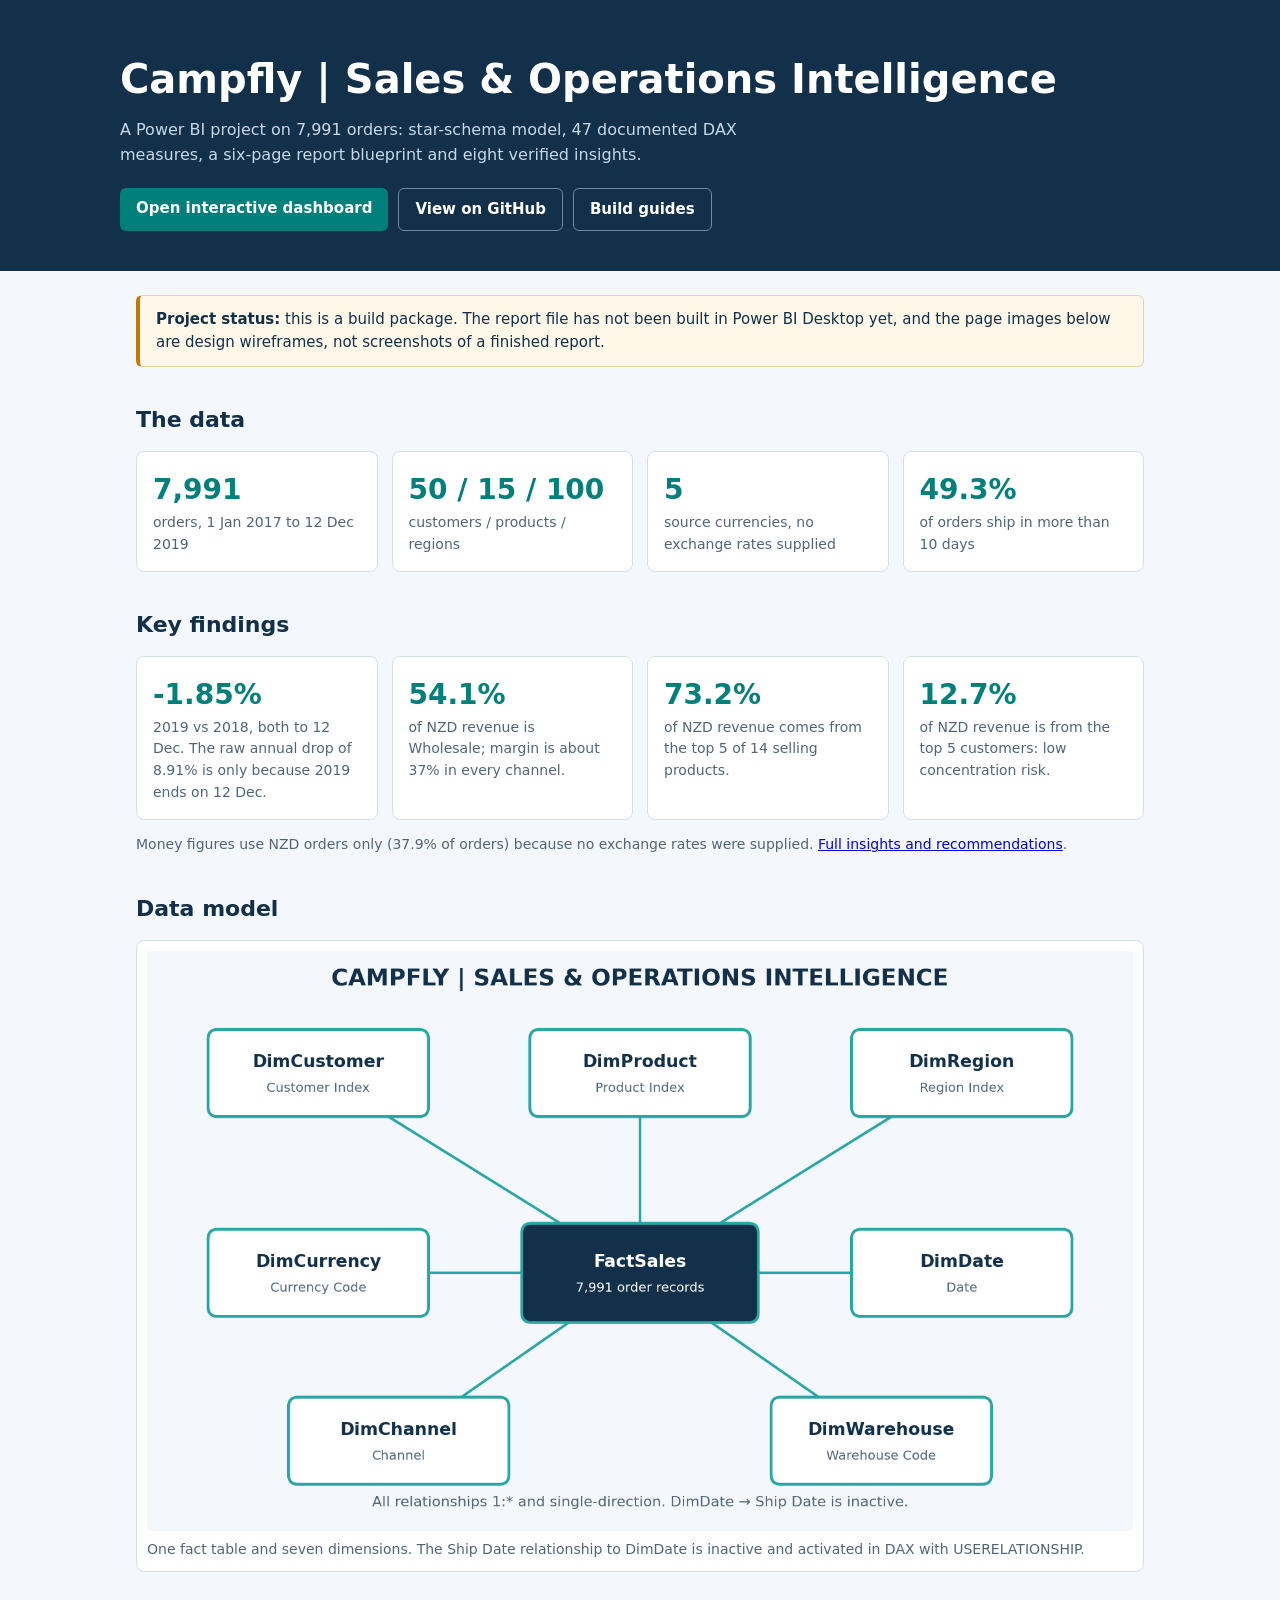
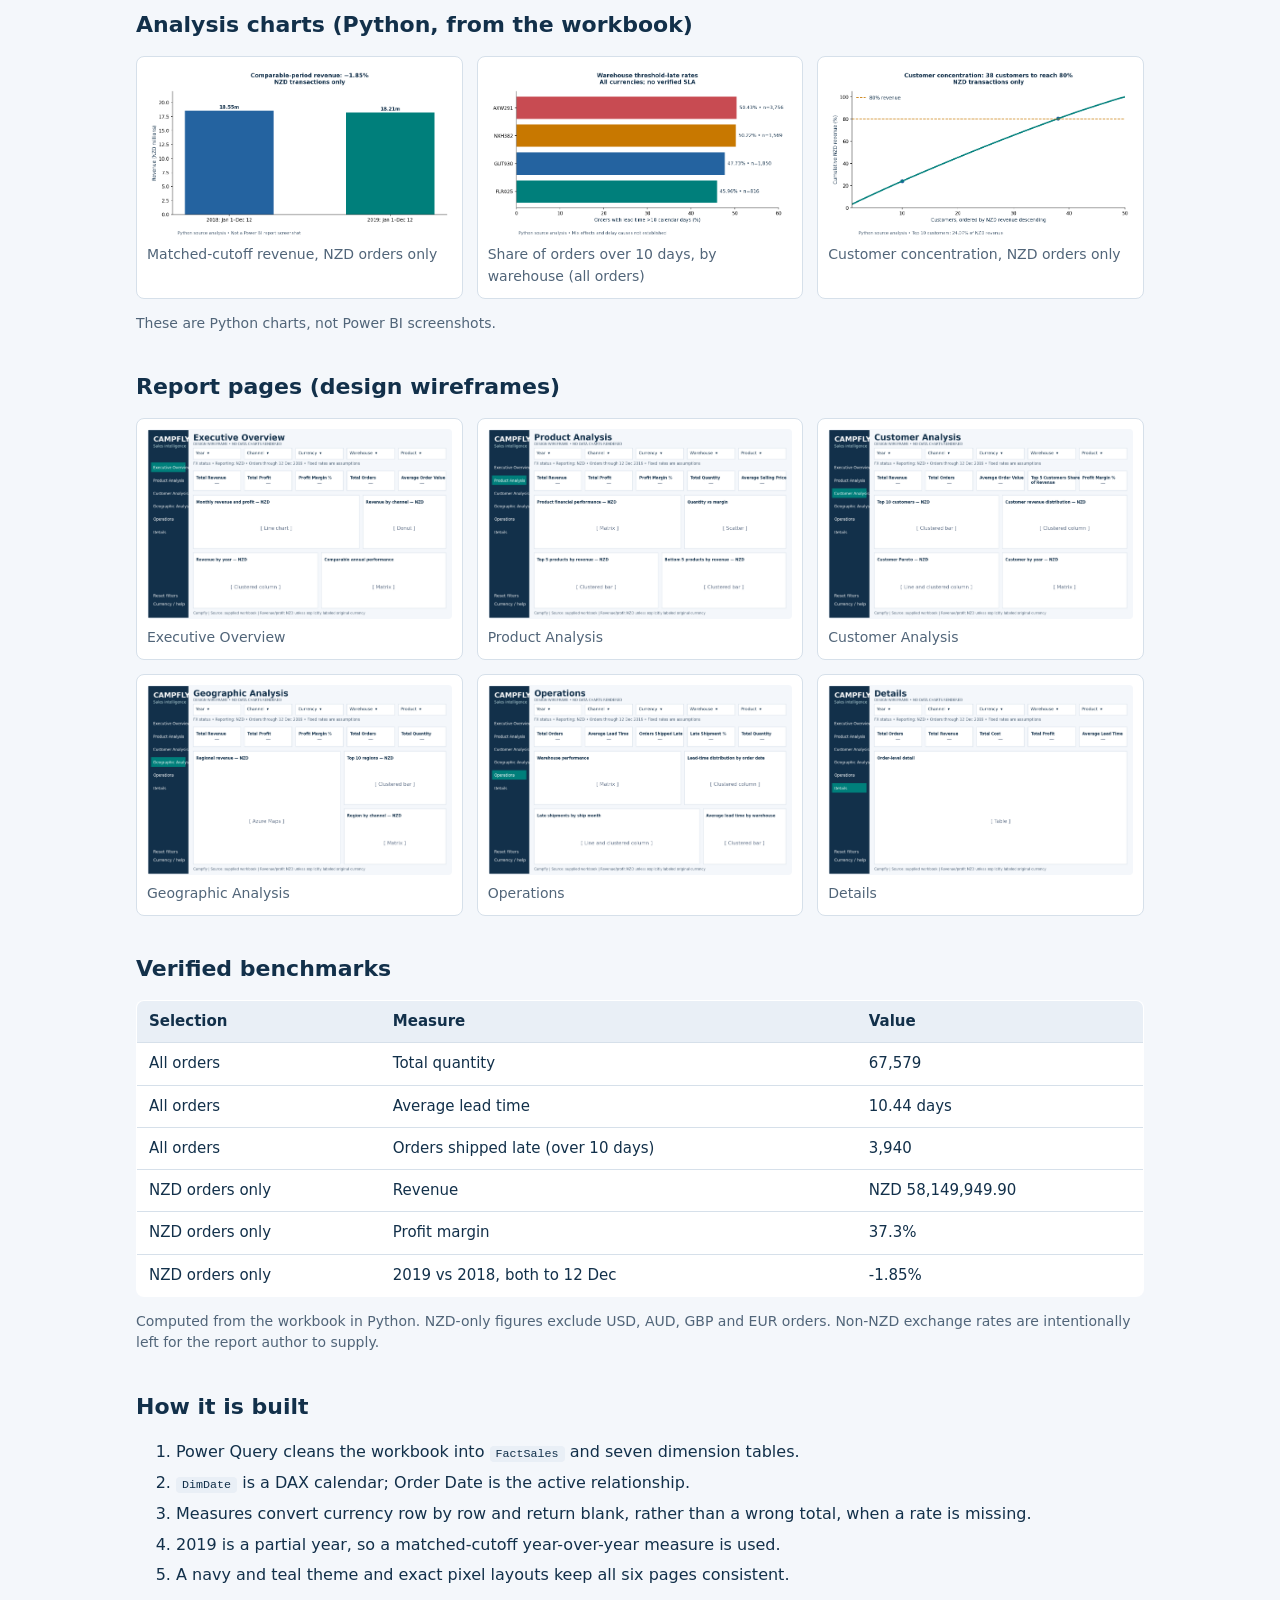
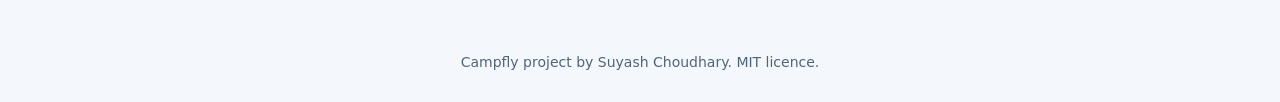
<file: docs/index.html>
<!doctype html>
<html lang="en">
<head>
<meta charset="utf-8">
<meta name="viewport" content="width=device-width, initial-scale=1">
<title>Campfly Sales Intelligence</title>
<meta name="description" content="Power BI sales and operations analytics project: data model, DAX measures and report blueprint.">
<style>
:root{--navy:#12304a;--teal:#007f7b;--bg:#f4f7fb;--card:#fff;--line:#d6e0ea;--muted:#516579;--amber:#c87800}
*{box-sizing:border-box}
body{margin:0;font-family:"Segoe UI",system-ui,-apple-system,sans-serif;background:var(--bg);color:var(--navy);line-height:1.55}
header{background:var(--navy);color:#fff;padding:48px 16px 40px}
.wrap{max-width:1040px;margin:0 auto;padding:0 16px}
header .wrap{padding:0}
h1{margin:0 0 8px;font-size:clamp(26px,5vw,40px)}
header p{margin:0;color:#c9d8e6;max-width:640px}
.links{margin-top:20px;display:flex;gap:10px;flex-wrap:wrap}
.btn{display:inline-block;padding:9px 16px;border-radius:6px;background:var(--teal);color:#fff;text-decoration:none;font-weight:600;font-size:15px}
.btn.alt{background:transparent;border:1px solid #6f8aa3}
.notice{background:#fff7e8;border:1px solid #ecd2a0;border-left:4px solid var(--amber);padding:12px 16px;border-radius:6px;margin:24px 0;font-size:15px}
section{margin:36px 0}
h2{font-size:22px;margin:0 0 14px}
.grid{display:grid;gap:14px;grid-template-columns:repeat(auto-fit,minmax(190px,1fr))}
.card{background:var(--card);border:1px solid var(--line);border-radius:8px;padding:16px}
.stat{font-size:28px;font-weight:700;color:var(--teal)}
.label{color:var(--muted);font-size:14px}
figure{margin:0;background:var(--card);border:1px solid var(--line);border-radius:8px;padding:10px}
figure img{width:100%;height:auto;display:block;border-radius:4px}
figcaption{font-size:14px;color:var(--muted);margin-top:8px}
.shots{display:grid;gap:14px;grid-template-columns:repeat(auto-fit,minmax(300px,1fr))}
table{border-collapse:collapse;width:100%;background:var(--card);border:1px solid var(--line);border-radius:8px;overflow:hidden;font-size:15px}
th,td{text-align:left;padding:9px 12px;border-bottom:1px solid var(--line)}
th{background:#e9eff6}
.scroll{overflow-x:auto}
ol li{margin-bottom:6px}
code{background:#e9eff6;padding:1px 6px;border-radius:4px;font-size:90%}
footer{padding:28px 16px;color:var(--muted);font-size:14px;text-align:center}
</style>
</head>
<body>
<header><div class="wrap">
<h1>Campfly | Sales &amp; Operations Intelligence</h1>
<p>A Power BI project on 7,991 orders: star-schema model, 47 documented DAX measures, a six-page report blueprint and eight verified insights.</p>
<div class="links">
<a class="btn" href="dashboard/">Open interactive dashboard</a>
<a class="btn alt" href="https://github.com/suyashchoudhary123-hub/campfly-sales-operations-analytics">View on GitHub</a>
<a class="btn alt" href="https://github.com/suyashchoudhary123-hub/campfly-sales-operations-analytics/blob/main/docs/guides/Stage_1_Build_Guide.md">Build guides</a>
</div>
</div></header>

<main class="wrap">
<div class="notice"><strong>Project status:</strong> this is a build package. The report file has not been built in Power BI Desktop yet, and the page images below are design wireframes, not screenshots of a finished report.</div>

<section>
<h2>The data</h2>
<div class="grid">
<div class="card"><div class="stat">7,991</div><div class="label">orders, 1 Jan 2017 to 12 Dec 2019</div></div>
<div class="card"><div class="stat">50 / 15 / 100</div><div class="label">customers / products / regions</div></div>
<div class="card"><div class="stat">5</div><div class="label">source currencies, no exchange rates supplied</div></div>
<div class="card"><div class="stat">49.3%</div><div class="label">of orders ship in more than 10 days</div></div>
</div>
</section>

<section>
<h2>Key findings</h2>
<div class="grid">
<div class="card"><div class="stat">-1.85%</div><div class="label">2019 vs 2018, both to 12 Dec. The raw annual drop of 8.91% is only because 2019 ends on 12 Dec.</div></div>
<div class="card"><div class="stat">54.1%</div><div class="label">of NZD revenue is Wholesale; margin is about 37% in every channel.</div></div>
<div class="card"><div class="stat">73.2%</div><div class="label">of NZD revenue comes from the top 5 of 14 selling products.</div></div>
<div class="card"><div class="stat">12.7%</div><div class="label">of NZD revenue is from the top 5 customers: low concentration risk.</div></div>
</div>
<p class="label">Money figures use NZD orders only (37.9% of orders) because no exchange rates were supplied. <a href="https://github.com/suyashchoudhary123-hub/campfly-sales-operations-analytics/blob/main/docs/insights/Insights_and_Recommendations.md">Full insights and recommendations</a>.</p>
</section>

<section>
<h2>Data model</h2>
<figure>
<img src="assets/data_model.png" alt="Star schema with FactSales in the centre connected to DimCustomer, DimProduct, DimRegion, DimCurrency, DimDate, DimChannel and DimWarehouse">
<figcaption>One fact table and seven dimensions. The Ship Date relationship to DimDate is inactive and activated in DAX with USERELATIONSHIP.</figcaption>
</figure>
</section>

<section>
<h2>Analysis charts (Python, from the workbook)</h2>
<div class="shots">
<figure><img src="assets/NZD_Comparable_Revenue_Analysis.png" alt="Bar chart: NZD revenue 1 Jan to 12 Dec, 2018 18.55m versus 2019 18.21m" loading="lazy"><figcaption>Matched-cutoff revenue, NZD orders only</figcaption></figure>
<figure><img src="assets/Warehouse_Late_Rates_Analysis.png" alt="Late-order rate by warehouse" loading="lazy"><figcaption>Share of orders over 10 days, by warehouse (all orders)</figcaption></figure>
<figure><img src="assets/NZD_Customer_Concentration_Analysis.png" alt="NZD customer revenue concentration" loading="lazy"><figcaption>Customer concentration, NZD orders only</figcaption></figure>
</div>
<p class="label">These are Python charts, not Power BI screenshots.</p>
</section>

<section>
<h2>Report pages (design wireframes)</h2>
<div class="shots">
<figure><img src="assets/Executive_Overview_Wireframe.png" alt="Executive Overview wireframe" loading="lazy"><figcaption>Executive Overview</figcaption></figure>
<figure><img src="assets/Product_Analysis_Wireframe.png" alt="Product Analysis wireframe" loading="lazy"><figcaption>Product Analysis</figcaption></figure>
<figure><img src="assets/Customer_Analysis_Wireframe.png" alt="Customer Analysis wireframe" loading="lazy"><figcaption>Customer Analysis</figcaption></figure>
<figure><img src="assets/Geographic_Analysis_Wireframe.png" alt="Geographic Analysis wireframe" loading="lazy"><figcaption>Geographic Analysis</figcaption></figure>
<figure><img src="assets/Operations_Wireframe.png" alt="Operations wireframe" loading="lazy"><figcaption>Operations</figcaption></figure>
<figure><img src="assets/Details_Wireframe.png" alt="Details wireframe" loading="lazy"><figcaption>Details</figcaption></figure>
</div>
</section>

<section>
<h2>Verified benchmarks</h2>
<div class="scroll"><table>
<tr><th>Selection</th><th>Measure</th><th>Value</th></tr>
<tr><td>All orders</td><td>Total quantity</td><td>67,579</td></tr>
<tr><td>All orders</td><td>Average lead time</td><td>10.44 days</td></tr>
<tr><td>All orders</td><td>Orders shipped late (over 10 days)</td><td>3,940</td></tr>
<tr><td>NZD orders only</td><td>Revenue</td><td>NZD 58,149,949.90</td></tr>
<tr><td>NZD orders only</td><td>Profit margin</td><td>37.3%</td></tr>
<tr><td>NZD orders only</td><td>2019 vs 2018, both to 12 Dec</td><td>-1.85%</td></tr>
</table></div>
<p class="label">Computed from the workbook in Python. NZD-only figures exclude USD, AUD, GBP and EUR orders. Non-NZD exchange rates are intentionally left for the report author to supply.</p>
</section>

<section>
<h2>How it is built</h2>
<ol>
<li>Power Query cleans the workbook into <code>FactSales</code> and seven dimension tables.</li>
<li><code>DimDate</code> is a DAX calendar; Order Date is the active relationship.</li>
<li>Measures convert currency row by row and return blank, rather than a wrong total, when a rate is missing.</li>
<li>2019 is a partial year, so a matched-cutoff year-over-year measure is used.</li>
<li>A navy and teal theme and exact pixel layouts keep all six pages consistent.</li>
</ol>
</section>
</main>
<footer>Campfly project by Suyash Choudhary. MIT licence.</footer>
</body>
</html>
</file>
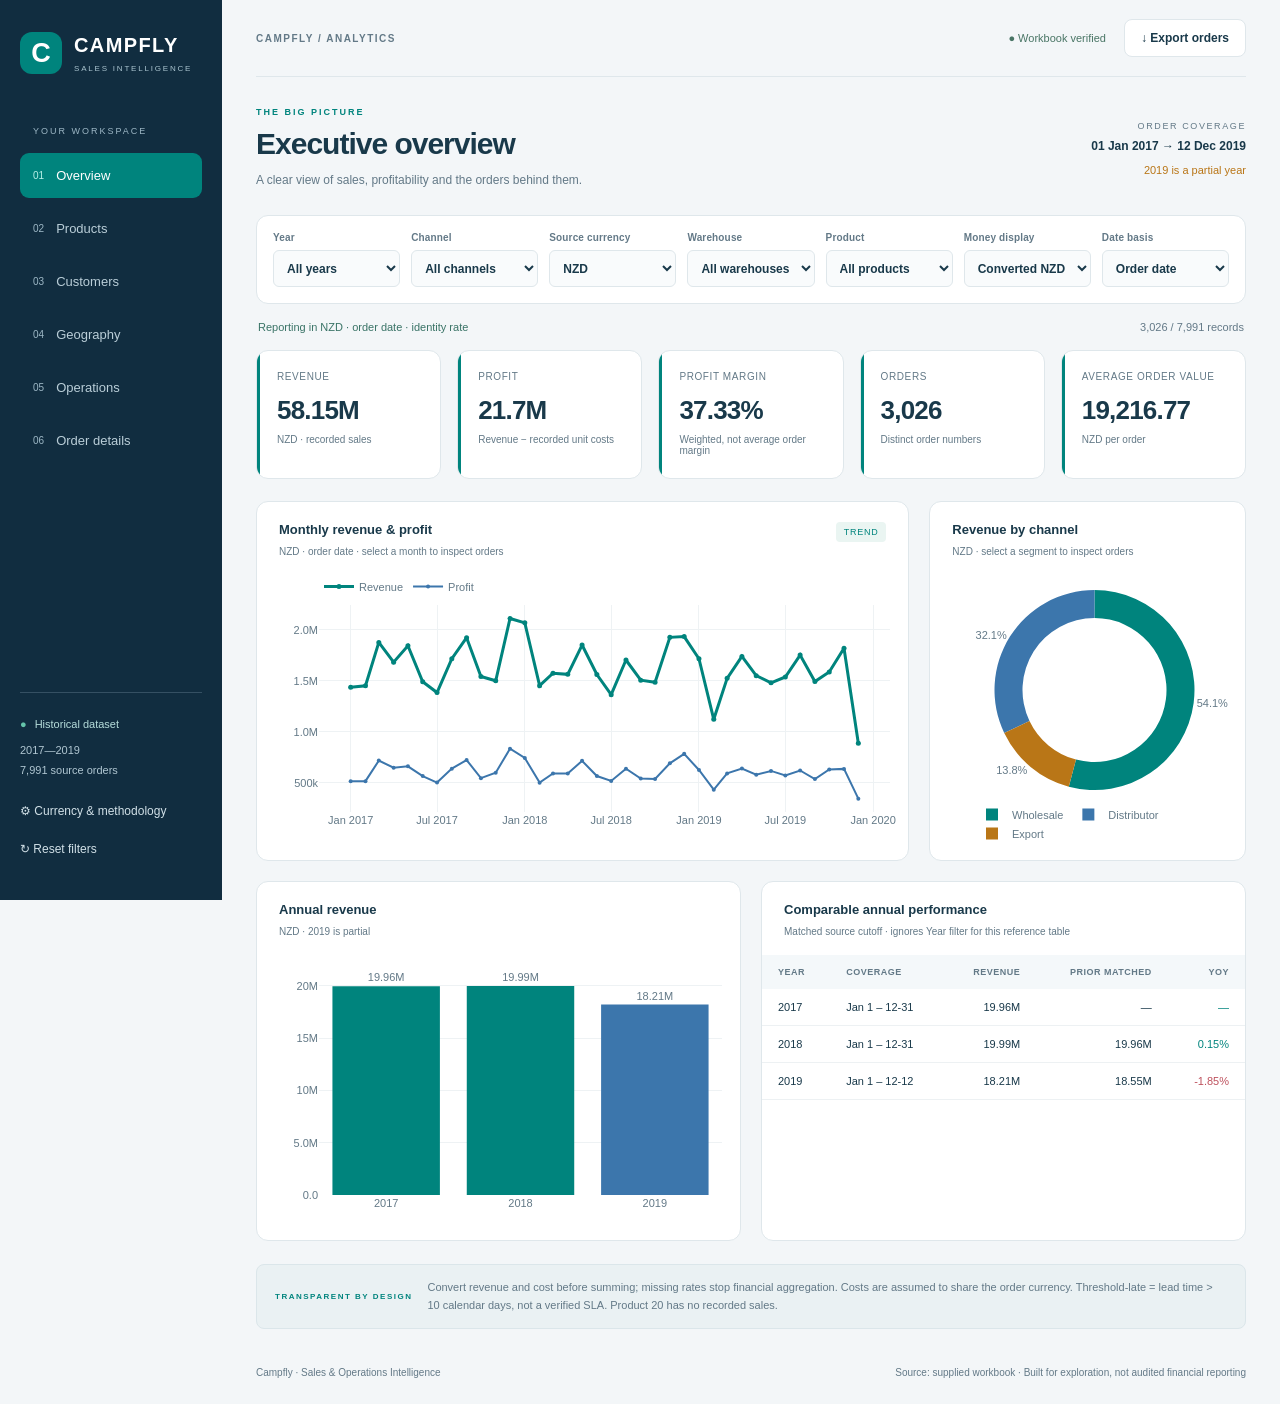
<file: docs/dashboard/index.html>
<!doctype html>
<html lang="en">
<head>
  <meta charset="utf-8"><meta name="viewport" content="width=device-width,initial-scale=1">
  <meta name="description" content="Interactive Campfly sales and operations analytics, 2017–2019. Explore products, customers, geography and fulfillment with transparent currency assumptions.">
  <meta name="theme-color" content="#112d40">
  <title>Campfly · Sales intelligence</title>
  <link rel="stylesheet" href="vendor/leaflet.css"><link rel="stylesheet" href="styles.css">
  <script defer src="vendor/plotly.min.js"></script><script defer src="vendor/leaflet.js"></script>
  <script defer src="data.js"></script><script defer src="app.js"></script>
</head>
<body>
<a class="skip" href="#main">Skip to dashboard</a>
<aside class="sidebar">
  <a class="brand" href="#overview"><span class="brand-mark">C</span><span>CAMPFLY<small>SALES INTELLIGENCE</small></span></a>
  <div class="side-label">YOUR WORKSPACE</div>
  <nav aria-label="Dashboard pages" id="navigation">
    <button data-page="overview" class="active"><span>01</span>Overview</button>
    <button data-page="products"><span>02</span>Products</button>
    <button data-page="customers"><span>03</span>Customers</button>
    <button data-page="geography"><span>04</span>Geography</button>
    <button data-page="operations"><span>05</span>Operations</button>
    <button data-page="details"><span>06</span>Order details</button>
  </nav>
  <div class="side-bottom"><div class="dataset-dot">Historical dataset</div><p>2017—2019<br>7,991 source orders</p><button id="settingsButton" class="side-action">⚙ Currency & methodology</button><button id="resetButton" class="side-action">↻ Reset filters</button></div>
</aside>
<main id="main">
  <header class="topbar"><div class="breadcrumb">CAMPFLY / ANALYTICS</div><div class="top-actions"><span class="source-pill">● Workbook verified</span><button id="exportButton" class="button secondary">↓ Export orders</button></div></header>
  <section class="page-heading"><div><div class="eyebrow" id="pageEyebrow">THE BIG PICTURE</div><h1 id="pageTitle">Executive overview</h1><p id="pageSubtitle">A clear view of sales, profitability and the orders behind them.</p></div><div class="coverage"><span>ORDER COVERAGE</span><strong>01 Jan 2017 → 12 Dec 2019</strong><small>2019 is a partial year</small></div></section>
  <section class="filterbar" aria-label="Dashboard filters">
    <label>Year<select id="yearFilter"><option value="all">All years</option></select></label>
    <label>Channel<select id="channelFilter"><option value="all">All channels</option></select></label>
    <label>Source currency<select id="currencyFilter"><option value="all">All currencies</option></select></label>
    <label>Warehouse<select id="warehouseFilter"><option value="all">All warehouses</option></select></label>
    <label>Product<select id="productFilter"><option value="all">All products</option></select></label>
    <label>Money display<select id="modeFilter"><option value="nzd">Converted NZD</option><option value="original">Original currency</option></select></label>
    <label>Date basis<select id="dateFilter"><option value="order">Order date</option><option value="ship">Ship date</option></select></label>
  </section>
  <div class="status-row"><div id="status" role="status" aria-live="polite"></div><span id="rowCount"></span></div>
  <div id="drillBanner" class="drill-banner" hidden><span id="drillText"></span><button id="clearDrill" class="text-button">Clear selection ×</button></div>
  <section id="kpis" class="kpi-grid" aria-label="Key performance indicators"></section>
  <div id="dashboard"></div>
  <section class="method-note"><span>TRANSPARENT BY DESIGN</span><p id="methodNote">Revenue and cost are converted before summing. Unset exchange rates never silently remove transactions.</p></section>
  <footer>Campfly · Sales & Operations Intelligence <span>Source: supplied workbook · Built for exploration, not audited financial reporting</span></footer>
</main>
<dialog id="settingsDialog" aria-labelledby="settingsTitle">
  <form id="settingsForm"><div class="dialog-heading"><div><div class="eyebrow">TRANSPARENT ASSUMPTIONS</div><h2 id="settingsTitle">Currency & methodology</h2></div><button type="button" id="closeSettings" class="close-button" aria-label="Close currency settings">×</button></div>
  <p>Rates mean <strong>NZD per one unit of source currency</strong>. Non-NZD rates start unset. Enter your own documented positive rates; they apply to every year as a fixed-rate scenario.</p>
  <div id="rateInputs" class="rates-grid"></div>
  <label class="wide-label">Rate source / assumption note<input id="rateNote" maxlength="250" placeholder="e.g. approved portfolio scenario, source and as-of date"></label>
  <label class="wide-label">Threshold-late definition (calendar days)<input id="lateThreshold" type="number" min="0" max="365" step="1" required></label>
  <div class="methodology"><strong>Read before interpreting</strong><ul><li>Rates and this note are stored only in this browser, not written to the public site or shared with other visitors.</li><li>Profit assumes unit costs use each order's currency. It excludes any unrecorded freight, tax or overhead.</li><li>The threshold is an analytical definition, not a verified delivery SLA.</li><li>Customer and product financial ranks follow your current currency and filters.</li><li>2019 orders end on 12 December. Shipments extend through 28 December.</li><li>Product 20 is retained despite no recorded sales. Maps use supplied coordinates; basemap tiles require internet.</li><li>This public static site has no authentication: its bundled records are downloadable.</li></ul></div>
  <div class="dialog-actions"><button type="button" id="resetRates" class="button secondary">Clear assumed rates</button><button type="submit" class="button primary">Save assumptions</button></div>
  </form>
</dialog>
<noscript>This dashboard needs JavaScript enabled. No backend or account is required.</noscript>
</body></html>
</file>
<file: docs/dashboard/vendor/leaflet.css>
/* required styles */

.leaflet-pane,
.leaflet-tile,
.leaflet-marker-icon,
.leaflet-marker-shadow,
.leaflet-tile-container,
.leaflet-pane > svg,
.leaflet-pane > canvas,
.leaflet-zoom-box,
.leaflet-image-layer,
.leaflet-layer {
	position: absolute;
	left: 0;
	top: 0;
	}
.leaflet-container {
	overflow: hidden;
	}
.leaflet-tile,
.leaflet-marker-icon,
.leaflet-marker-shadow {
	-webkit-user-select: none;
	   -moz-user-select: none;
	        user-select: none;
	  -webkit-user-drag: none;
	}
/* Prevents IE11 from highlighting tiles in blue */
.leaflet-tile::selection {
	background: transparent;
}
/* Safari renders non-retina tile on retina better with this, but Chrome is worse */
.leaflet-safari .leaflet-tile {
	image-rendering: -webkit-optimize-contrast;
	}
/* hack that prevents hw layers "stretching" when loading new tiles */
.leaflet-safari .leaflet-tile-container {
	width: 1600px;
	height: 1600px;
	-webkit-transform-origin: 0 0;
	}
.leaflet-marker-icon,
.leaflet-marker-shadow {
	display: block;
	}
/* .leaflet-container svg: reset svg max-width decleration shipped in Joomla! (joomla.org) 3.x */
/* .leaflet-container img: map is broken in FF if you have max-width: 100% on tiles */
.leaflet-container .leaflet-overlay-pane svg {
	max-width: none !important;
	max-height: none !important;
	}
.leaflet-container .leaflet-marker-pane img,
.leaflet-container .leaflet-shadow-pane img,
.leaflet-container .leaflet-tile-pane img,
.leaflet-container img.leaflet-image-layer,
.leaflet-container .leaflet-tile {
	max-width: none !important;
	max-height: none !important;
	width: auto;
	padding: 0;
	}

.leaflet-container img.leaflet-tile {
	/* See: https://bugs.chromium.org/p/chromium/issues/detail?id=600120 */
	mix-blend-mode: plus-lighter;
}

.leaflet-container.leaflet-touch-zoom {
	-ms-touch-action: pan-x pan-y;
	touch-action: pan-x pan-y;
	}
.leaflet-container.leaflet-touch-drag {
	-ms-touch-action: pinch-zoom;
	/* Fallback for FF which doesn't support pinch-zoom */
	touch-action: none;
	touch-action: pinch-zoom;
}
.leaflet-container.leaflet-touch-drag.leaflet-touch-zoom {
	-ms-touch-action: none;
	touch-action: none;
}
.leaflet-container {
	-webkit-tap-highlight-color: transparent;
}
.leaflet-container a {
	-webkit-tap-highlight-color: rgba(51, 181, 229, 0.4);
}
.leaflet-tile {
	filter: inherit;
	visibility: hidden;
	}
.leaflet-tile-loaded {
	visibility: inherit;
	}
.leaflet-zoom-box {
	width: 0;
	height: 0;
	-moz-box-sizing: border-box;
	     box-sizing: border-box;
	z-index: 800;
	}
/* workaround for https://bugzilla.mozilla.org/show_bug.cgi?id=888319 */
.leaflet-overlay-pane svg {
	-moz-user-select: none;
	}

.leaflet-pane         { z-index: 400; }

.leaflet-tile-pane    { z-index: 200; }
.leaflet-overlay-pane { z-index: 400; }
.leaflet-shadow-pane  { z-index: 500; }
.leaflet-marker-pane  { z-index: 600; }
.leaflet-tooltip-pane   { z-index: 650; }
.leaflet-popup-pane   { z-index: 700; }

.leaflet-map-pane canvas { z-index: 100; }
.leaflet-map-pane svg    { z-index: 200; }

.leaflet-vml-shape {
	width: 1px;
	height: 1px;
	}
.lvml {
	behavior: url(#default#VML);
	display: inline-block;
	position: absolute;
	}


/* control positioning */

.leaflet-control {
	position: relative;
	z-index: 800;
	pointer-events: visiblePainted; /* IE 9-10 doesn't have auto */
	pointer-events: auto;
	}
.leaflet-top,
.leaflet-bottom {
	position: absolute;
	z-index: 1000;
	pointer-events: none;
	}
.leaflet-top {
	top: 0;
	}
.leaflet-right {
	right: 0;
	}
.leaflet-bottom {
	bottom: 0;
	}
.leaflet-left {
	left: 0;
	}
.leaflet-control {
	float: left;
	clear: both;
	}
.leaflet-right .leaflet-control {
	float: right;
	}
.leaflet-top .leaflet-control {
	margin-top: 10px;
	}
.leaflet-bottom .leaflet-control {
	margin-bottom: 10px;
	}
.leaflet-left .leaflet-control {
	margin-left: 10px;
	}
.leaflet-right .leaflet-control {
	margin-right: 10px;
	}


/* zoom and fade animations */

.leaflet-fade-anim .leaflet-popup {
	opacity: 0;
	-webkit-transition: opacity 0.2s linear;
	   -moz-transition: opacity 0.2s linear;
	        transition: opacity 0.2s linear;
	}
.leaflet-fade-anim .leaflet-map-pane .leaflet-popup {
	opacity: 1;
	}
.leaflet-zoom-animated {
	-webkit-transform-origin: 0 0;
	    -ms-transform-origin: 0 0;
	        transform-origin: 0 0;
	}
svg.leaflet-zoom-animated {
	will-change: transform;
}

.leaflet-zoom-anim .leaflet-zoom-animated {
	-webkit-transition: -webkit-transform 0.25s cubic-bezier(0,0,0.25,1);
	   -moz-transition:    -moz-transform 0.25s cubic-bezier(0,0,0.25,1);
	        transition:         transform 0.25s cubic-bezier(0,0,0.25,1);
	}
.leaflet-zoom-anim .leaflet-tile,
.leaflet-pan-anim .leaflet-tile {
	-webkit-transition: none;
	   -moz-transition: none;
	        transition: none;
	}

.leaflet-zoom-anim .leaflet-zoom-hide {
	visibility: hidden;
	}


/* cursors */

.leaflet-interactive {
	cursor: pointer;
	}
.leaflet-grab {
	cursor: -webkit-grab;
	cursor:    -moz-grab;
	cursor:         grab;
	}
.leaflet-crosshair,
.leaflet-crosshair .leaflet-interactive {
	cursor: crosshair;
	}
.leaflet-popup-pane,
.leaflet-control {
	cursor: auto;
	}
.leaflet-dragging .leaflet-grab,
.leaflet-dragging .leaflet-grab .leaflet-interactive,
.leaflet-dragging .leaflet-marker-draggable {
	cursor: move;
	cursor: -webkit-grabbing;
	cursor:    -moz-grabbing;
	cursor:         grabbing;
	}

/* marker & overlays interactivity */
.leaflet-marker-icon,
.leaflet-marker-shadow,
.leaflet-image-layer,
.leaflet-pane > svg path,
.leaflet-tile-container {
	pointer-events: none;
	}

.leaflet-marker-icon.leaflet-interactive,
.leaflet-image-layer.leaflet-interactive,
.leaflet-pane > svg path.leaflet-interactive,
svg.leaflet-image-layer.leaflet-interactive path {
	pointer-events: visiblePainted; /* IE 9-10 doesn't have auto */
	pointer-events: auto;
	}

/* visual tweaks */

.leaflet-container {
	background: #ddd;
	outline-offset: 1px;
	}
.leaflet-container a {
	color: #0078A8;
	}
.leaflet-zoom-box {
	border: 2px dotted #38f;
	background: rgba(255,255,255,0.5);
	}


/* general typography */
.leaflet-container {
	font-family: "Helvetica Neue", Arial, Helvetica, sans-serif;
	font-size: 12px;
	font-size: 0.75rem;
	line-height: 1.5;
	}


/* general toolbar styles */

.leaflet-bar {
	box-shadow: 0 1px 5px rgba(0,0,0,0.65);
	border-radius: 4px;
	}
.leaflet-bar a {
	background-color: #fff;
	border-bottom: 1px solid #ccc;
	width: 26px;
	height: 26px;
	line-height: 26px;
	display: block;
	text-align: center;
	text-decoration: none;
	color: black;
	}
.leaflet-bar a,
.leaflet-control-layers-toggle {
	background-position: 50% 50%;
	background-repeat: no-repeat;
	display: block;
	}
.leaflet-bar a:hover,
.leaflet-bar a:focus {
	background-color: #f4f4f4;
	}
.leaflet-bar a:first-child {
	border-top-left-radius: 4px;
	border-top-right-radius: 4px;
	}
.leaflet-bar a:last-child {
	border-bottom-left-radius: 4px;
	border-bottom-right-radius: 4px;
	border-bottom: none;
	}
.leaflet-bar a.leaflet-disabled {
	cursor: default;
	background-color: #f4f4f4;
	color: #bbb;
	}

.leaflet-touch .leaflet-bar a {
	width: 30px;
	height: 30px;
	line-height: 30px;
	}
.leaflet-touch .leaflet-bar a:first-child {
	border-top-left-radius: 2px;
	border-top-right-radius: 2px;
	}
.leaflet-touch .leaflet-bar a:last-child {
	border-bottom-left-radius: 2px;
	border-bottom-right-radius: 2px;
	}

/* zoom control */

.leaflet-control-zoom-in,
.leaflet-control-zoom-out {
	font: bold 18px 'Lucida Console', Monaco, monospace;
	text-indent: 1px;
	}

.leaflet-touch .leaflet-control-zoom-in, .leaflet-touch .leaflet-control-zoom-out  {
	font-size: 22px;
	}


/* layers control */

.leaflet-control-layers {
	box-shadow: 0 1px 5px rgba(0,0,0,0.4);
	background: #fff;
	border-radius: 5px;
	}
.leaflet-control-layers-toggle {
	background-image: url(images/layers.png);
	width: 36px;
	height: 36px;
	}
.leaflet-retina .leaflet-control-layers-toggle {
	background-image: url(images/layers-2x.png);
	background-size: 26px 26px;
	}
.leaflet-touch .leaflet-control-layers-toggle {
	width: 44px;
	height: 44px;
	}
.leaflet-control-layers .leaflet-control-layers-list,
.leaflet-control-layers-expanded .leaflet-control-layers-toggle {
	display: none;
	}
.leaflet-control-layers-expanded .leaflet-control-layers-list {
	display: block;
	position: relative;
	}
.leaflet-control-layers-expanded {
	padding: 6px 10px 6px 6px;
	color: #333;
	background: #fff;
	}
.leaflet-control-layers-scrollbar {
	overflow-y: scroll;
	overflow-x: hidden;
	padding-right: 5px;
	}
.leaflet-control-layers-selector {
	margin-top: 2px;
	position: relative;
	top: 1px;
	}
.leaflet-control-layers label {
	display: block;
	font-size: 13px;
	font-size: 1.08333em;
	}
.leaflet-control-layers-separator {
	height: 0;
	border-top: 1px solid #ddd;
	margin: 5px -10px 5px -6px;
	}

/* Default icon URLs */
.leaflet-default-icon-path { /* used only in path-guessing heuristic, see L.Icon.Default */
	background-image: url(images/marker-icon.png);
	}


/* attribution and scale controls */

.leaflet-container .leaflet-control-attribution {
	background: #fff;
	background: rgba(255, 255, 255, 0.8);
	margin: 0;
	}
.leaflet-control-attribution,
.leaflet-control-scale-line {
	padding: 0 5px;
	color: #333;
	line-height: 1.4;
	}
.leaflet-control-attribution a {
	text-decoration: none;
	}
.leaflet-control-attribution a:hover,
.leaflet-control-attribution a:focus {
	text-decoration: underline;
	}
.leaflet-attribution-flag {
	display: inline !important;
	vertical-align: baseline !important;
	width: 1em;
	height: 0.6669em;
	}
.leaflet-left .leaflet-control-scale {
	margin-left: 5px;
	}
.leaflet-bottom .leaflet-control-scale {
	margin-bottom: 5px;
	}
.leaflet-control-scale-line {
	border: 2px solid #777;
	border-top: none;
	line-height: 1.1;
	padding: 2px 5px 1px;
	white-space: nowrap;
	-moz-box-sizing: border-box;
	     box-sizing: border-box;
	background: rgba(255, 255, 255, 0.8);
	text-shadow: 1px 1px #fff;
	}
.leaflet-control-scale-line:not(:first-child) {
	border-top: 2px solid #777;
	border-bottom: none;
	margin-top: -2px;
	}
.leaflet-control-scale-line:not(:first-child):not(:last-child) {
	border-bottom: 2px solid #777;
	}

.leaflet-touch .leaflet-control-attribution,
.leaflet-touch .leaflet-control-layers,
.leaflet-touch .leaflet-bar {
	box-shadow: none;
	}
.leaflet-touch .leaflet-control-layers,
.leaflet-touch .leaflet-bar {
	border: 2px solid rgba(0,0,0,0.2);
	background-clip: padding-box;
	}


/* popup */

.leaflet-popup {
	position: absolute;
	text-align: center;
	margin-bottom: 20px;
	}
.leaflet-popup-content-wrapper {
	padding: 1px;
	text-align: left;
	border-radius: 12px;
	}
.leaflet-popup-content {
	margin: 13px 24px 13px 20px;
	line-height: 1.3;
	font-size: 13px;
	font-size: 1.08333em;
	min-height: 1px;
	}
.leaflet-popup-content p {
	margin: 17px 0;
	margin: 1.3em 0;
	}
.leaflet-popup-tip-container {
	width: 40px;
	height: 20px;
	position: absolute;
	left: 50%;
	margin-top: -1px;
	margin-left: -20px;
	overflow: hidden;
	pointer-events: none;
	}
.leaflet-popup-tip {
	width: 17px;
	height: 17px;
	padding: 1px;

	margin: -10px auto 0;
	pointer-events: auto;

	-webkit-transform: rotate(45deg);
	   -moz-transform: rotate(45deg);
	    -ms-transform: rotate(45deg);
	        transform: rotate(45deg);
	}
.leaflet-popup-content-wrapper,
.leaflet-popup-tip {
	background: white;
	color: #333;
	box-shadow: 0 3px 14px rgba(0,0,0,0.4);
	}
.leaflet-container a.leaflet-popup-close-button {
	position: absolute;
	top: 0;
	right: 0;
	border: none;
	text-align: center;
	width: 24px;
	height: 24px;
	font: 16px/24px Tahoma, Verdana, sans-serif;
	color: #757575;
	text-decoration: none;
	background: transparent;
	}
.leaflet-container a.leaflet-popup-close-button:hover,
.leaflet-container a.leaflet-popup-close-button:focus {
	color: #585858;
	}
.leaflet-popup-scrolled {
	overflow: auto;
	}

.leaflet-oldie .leaflet-popup-content-wrapper {
	-ms-zoom: 1;
	}
.leaflet-oldie .leaflet-popup-tip {
	width: 24px;
	margin: 0 auto;

	-ms-filter: "progid:DXImageTransform.Microsoft.Matrix(M11=0.70710678, M12=0.70710678, M21=-0.70710678, M22=0.70710678)";
	filter: progid:DXImageTransform.Microsoft.Matrix(M11=0.70710678, M12=0.70710678, M21=-0.70710678, M22=0.70710678);
	}

.leaflet-oldie .leaflet-control-zoom,
.leaflet-oldie .leaflet-control-layers,
.leaflet-oldie .leaflet-popup-content-wrapper,
.leaflet-oldie .leaflet-popup-tip {
	border: 1px solid #999;
	}


/* div icon */

.leaflet-div-icon {
	background: #fff;
	border: 1px solid #666;
	}


/* Tooltip */
/* Base styles for the element that has a tooltip */
.leaflet-tooltip {
	position: absolute;
	padding: 6px;
	background-color: #fff;
	border: 1px solid #fff;
	border-radius: 3px;
	color: #222;
	white-space: nowrap;
	-webkit-user-select: none;
	-moz-user-select: none;
	-ms-user-select: none;
	user-select: none;
	pointer-events: none;
	box-shadow: 0 1px 3px rgba(0,0,0,0.4);
	}
.leaflet-tooltip.leaflet-interactive {
	cursor: pointer;
	pointer-events: auto;
	}
.leaflet-tooltip-top:before,
.leaflet-tooltip-bottom:before,
.leaflet-tooltip-left:before,
.leaflet-tooltip-right:before {
	position: absolute;
	pointer-events: none;
	border: 6px solid transparent;
	background: transparent;
	content: "";
	}

/* Directions */

.leaflet-tooltip-bottom {
	margin-top: 6px;
}
.leaflet-tooltip-top {
	margin-top: -6px;
}
.leaflet-tooltip-bottom:before,
.leaflet-tooltip-top:before {
	left: 50%;
	margin-left: -6px;
	}
.leaflet-tooltip-top:before {
	bottom: 0;
	margin-bottom: -12px;
	border-top-color: #fff;
	}
.leaflet-tooltip-bottom:before {
	top: 0;
	margin-top: -12px;
	margin-left: -6px;
	border-bottom-color: #fff;
	}
.leaflet-tooltip-left {
	margin-left: -6px;
}
.leaflet-tooltip-right {
	margin-left: 6px;
}
.leaflet-tooltip-left:before,
.leaflet-tooltip-right:before {
	top: 50%;
	margin-top: -6px;
	}
.leaflet-tooltip-left:before {
	right: 0;
	margin-right: -12px;
	border-left-color: #fff;
	}
.leaflet-tooltip-right:before {
	left: 0;
	margin-left: -12px;
	border-right-color: #fff;
	}

/* Printing */

@media print {
	/* Prevent printers from removing background-images of controls. */
	.leaflet-control {
		-webkit-print-color-adjust: exact;
		print-color-adjust: exact;
		}
	}
</file>
<file: docs/dashboard/styles.css>
:root{--navy:#112d40;--ink:#19394a;--teal:#00847d;--blue:#3c76ac;--amber:#b97617;--red:#bd4f5b;--muted:#637987;--line:#dfe7eb;--bg:#f3f6f8;--white:#fff}*{box-sizing:border-box}body{margin:0;background:var(--bg);color:var(--ink);font-family:Inter,"Segoe UI",Arial,sans-serif;font-size:14px}button,input,select{font:inherit}button{cursor:pointer}a{color:inherit}.sidebar{position:fixed;inset:0 auto 0 0;width:222px;background:var(--navy);color:white;padding:32px 20px;z-index:20;display:flex;flex-direction:column}.brand{display:flex;align-items:center;gap:12px;text-decoration:none;font-weight:800;font-size:20px;letter-spacing:1.4px}.brand small{display:block;font-size:8px;font-weight:500;letter-spacing:1.8px;color:#aac4cf;margin-top:7px}.brand-mark{display:grid;place-items:center;background:var(--teal);border-radius:12px;width:42px;height:42px;font-size:27px;letter-spacing:0}.side-label{font-size:9px;letter-spacing:2px;color:#9db7c5;margin:52px 13px 17px}nav{display:grid;gap:8px}nav button{background:none;border:0;color:#baceD8;text-align:left;padding:15px 13px;border-radius:9px;font-size:13px;display:flex;align-items:center;gap:12px}nav button span{font-size:10px;color:#9db7c5}nav button.active,nav button:hover{color:white;background:#204559}nav button.active{background:var(--teal)}nav button.active span{color:#b8f0e7}.side-bottom{margin-top:auto;border-top:1px solid #355063;padding-top:25px}.dataset-dot{font-size:11px;color:#b6ddda}.dataset-dot:before{content:'●';color:#65c4ab;margin-right:8px}.side-bottom p{color:#b0c6d1;font-size:11px;line-height:1.8}.side-action{display:block;border:0;background:none;color:#d1e0e7;text-align:left;padding:12px 0;font-size:12px}main{margin-left:222px;padding:0 34px;max-width:2000px}.topbar{display:flex;justify-content:space-between;align-items:center;min-height:77px;border-bottom:1px solid var(--line)}.breadcrumb{font-size:10px;letter-spacing:1.5px;color:var(--muted);font-weight:600}.top-actions{display:flex;gap:18px;align-items:center}.source-pill{font-size:11px;color:#497565}.button{border:0;border-radius:8px;padding:11px 16px;font-weight:600;font-size:12px}.secondary{background:white;border:1px solid var(--line);color:var(--ink)}.primary{background:var(--teal);color:white}.page-heading{padding:30px 0 25px;display:flex;justify-content:space-between;gap:20px;align-items:center}.eyebrow{color:var(--teal);font-size:9px;letter-spacing:2px;font-weight:800}h1{font-size:30px;letter-spacing:-1px;margin:10px 0}h2{font-size:21px;margin:8px 0}p{color:var(--muted);line-height:1.6}.page-heading p{margin:0;font-size:12px}.coverage{text-align:right}.coverage span{display:block;font-size:9px;letter-spacing:1.6px;color:var(--muted)}.coverage strong{display:block;font-size:12px;margin:8px 0}.coverage small{color:var(--amber);font-size:11px}.filterbar{display:grid;grid-template-columns:repeat(7,minmax(0,1fr));gap:11px;background:white;padding:16px;border:1px solid var(--line);border-radius:12px}label{color:var(--muted);font-size:10px;font-weight:600;letter-spacing:.15px}select,input{display:block;width:100%;border:1px solid var(--line);border-radius:6px;color:var(--ink);background:#f9fbfc;padding:9px;margin-top:7px;font-size:12px;min-height:37px}select{padding-right:5px}.status-row{display:flex;justify-content:space-between;gap:15px;align-items:center;margin:17px 2px;font-size:11px;color:var(--muted)}#status{color:#397366}#status.warning{color:#936019}#rowCount{white-space:nowrap}.kpi-grid{display:grid;grid-template-columns:repeat(5,minmax(0,1fr));gap:16px;margin-bottom:22px}.kpi{padding:20px;background:white;border:1px solid var(--line);border-radius:12px;min-height:129px;position:relative;overflow:hidden}.kpi:before{content:'';position:absolute;left:0;top:0;bottom:0;width:3px;background:var(--teal)}.kpi-label{font-size:10px;letter-spacing:.6px;color:var(--muted);text-transform:uppercase}.kpi-value{font-size:26px;font-weight:700;letter-spacing:-.8px;margin-top:13px;white-space:nowrap}.kpi-note{font-size:10px;color:var(--muted);margin-top:8px}.chart-grid{display:grid;grid-template-columns:repeat(12,minmax(0,1fr));gap:20px}.panel{background:white;border:1px solid var(--line);border-radius:12px;overflow:hidden;min-width:0}.span8{grid-column:span 8}.span7{grid-column:span 7}.span6{grid-column:span 6}.span5{grid-column:span 5}.span4{grid-column:span 4}.span12{grid-column:span 12}.panel-heading{padding:20px 22px 0;display:flex;justify-content:space-between;align-items:flex-start;gap:10px}.panel h3{margin:0;font-size:13px;font-weight:700}.panel .subtitle{font-size:10px;color:var(--muted);margin-top:7px;line-height:1.6}.panel-tag{font-size:9px;letter-spacing:.7px;color:var(--teal);background:#eaf5f2;padding:5px 8px;border-radius:4px;white-space:nowrap}.chart{height:300px;padding:0 7px}.tall{height:460px}.chart-empty{height:300px;display:flex;justify-content:center;align-items:center;flex-direction:column;color:var(--muted);text-align:center;padding:25px;gap:12px}.chart-empty strong{font-size:14px}.method-note{display:flex;gap:15px;align-items:center;background:#eaf1f3;border:1px solid #dbe6ea;border-radius:8px;padding:14px 18px;margin:23px 0}.method-note span{font-size:8px;letter-spacing:1.5px;color:var(--teal);font-weight:800;white-space:nowrap}.method-note p{font-size:11px;margin:0}footer{padding:15px 0 26px;display:flex;justify-content:space-between;gap:15px;font-size:10px;color:var(--muted)}.drill-banner{display:flex;justify-content:space-between;align-items:center;background:#e3f1ec;border:1px solid #baded2;padding:12px 15px;margin-bottom:18px;border-radius:8px;font-size:12px}.drill-banner[hidden]{display:none}.text-button{background:none;border:0;color:var(--teal);font-size:12px;font-weight:600}.table-wrap{overflow:auto;max-height:460px;margin:15px 0 0}table{border-collapse:collapse;width:100%;font-size:11px;white-space:nowrap}th{position:sticky;top:0;background:#f4f8fa;z-index:1;color:var(--muted);font-size:9px;text-align:left;text-transform:uppercase;letter-spacing:.5px;padding:12px 16px}td{padding:12px 16px;border-bottom:1px solid #edf1f3}tbody tr:hover{background:#f2f8f6}td.num,th.num{text-align:right;font-variant-numeric:tabular-nums}.metric-bar{height:4px;background:#dfece9;margin-top:5px;border-radius:3px;overflow:hidden}.metric-bar i{height:100%;background:var(--teal);display:block}.row-button{background:none;border:0;text-align:left;color:var(--teal);font-size:11px;font-weight:600;padding:0}.table-tools{display:flex;justify-content:space-between;gap:15px;align-items:center;padding:17px 22px;border-bottom:1px solid var(--line)}.table-tools input{margin:0;max-width:340px}.pagination{display:flex;justify-content:space-between;align-items:center;gap:12px;padding:15px 22px;font-size:11px;color:var(--muted)}.pagination button{padding:7px 12px}.map{height:450px;margin:16px;z-index:0;border-radius:8px;background:#e8eff0}.map-foot{font-size:10px;padding:0 22px 18px;color:var(--muted)}.insight{padding:20px 22px;font-size:12px;color:var(--muted);line-height:1.7}.insight strong{color:var(--ink)}.insight .big{font-size:28px;color:var(--teal);font-weight:700;margin:12px 0}.insight hr{border:0;border-top:1px solid var(--line);margin:20px 0}.detail-head{padding:20px 22px 0}.detail-head h3{font-size:14px;margin:0}.detail-head p{font-size:11px;margin-bottom:0}dialog{border:1px solid var(--line);border-radius:16px;width:650px;max-width:95vw;max-height:90vh;padding:28px;color:var(--ink)}dialog::backdrop{background:#112d4080;backdrop-filter:blur(3px)}dialog p,dialog li{font-size:12px;line-height:1.6}.dialog-heading{display:flex;justify-content:space-between;gap:10px}.close-button{background:none;border:0;font-size:25px;color:var(--muted);align-self:flex-start}.rates-grid{display:grid;grid-template-columns:repeat(5,1fr);gap:12px;margin:20px 0}.wide-label{display:block;margin-top:16px}.methodology{background:#f1f6f8;padding:16px;border-radius:9px;margin-top:20px}.methodology strong{font-size:12px}.methodology ul{padding-left:18px;color:var(--muted);margin-bottom:0}.dialog-actions{display:flex;justify-content:space-between;gap:12px;margin-top:22px}.skip{position:fixed;top:-70px;left:15px;z-index:999;background:white;padding:12px}.skip:focus{top:10px}:focus-visible{outline:3px solid #6dc5bc;outline-offset:3px}button:disabled{opacity:.45;cursor:not-allowed}.comparison{font-size:12px;line-height:1.7}.metric-positive{color:var(--teal)}.metric-negative{color:var(--red)}.leaflet-popup-content{font-size:12px;line-height:1.6}.leaflet-popup-content button{margin-top:8px}
@media(min-width:1700px){.chart{height:330px}.tall{height:490px}}@media(max-width:1200px){main{padding:0 22px}.sidebar{width:192px;padding:28px 15px}main{margin-left:192px}.filterbar{grid-template-columns:repeat(4,1fr)}.kpi-value{font-size:22px}.kpi{padding:17px}.kpi-grid{gap:10px}.coverage{display:none}.span8,.span7,.span5,.span4{grid-column:span 6}}@media(max-width:800px){.sidebar{position:static;width:auto;padding:18px}.brand{font-size:18px}.brand-mark{width:32px;height:32px;font-size:22px}.side-label,.side-bottom{display:none}nav{display:flex;overflow:auto;margin-top:18px;gap:6px}nav button{white-space:nowrap;padding:10px;font-size:12px}nav button span{display:none}main{margin-left:0;padding:0 16px}.topbar{min-height:60px}.source-pill{display:none}.page-heading{padding:24px 0}h1{font-size:27px}.filterbar{grid-template-columns:repeat(2,1fr);padding:12px}.kpi-grid{grid-template-columns:repeat(2,1fr);gap:10px}.kpi:last-child{grid-column:span 2}.kpi-value{font-size:27px}.span8,.span7,.span6,.span5,.span4,.span12{grid-column:span 12}.status-row{align-items:flex-start;font-size:10px}.method-note{display:block}.method-note p{margin-top:8px}footer{display:block;line-height:1.8}footer span{display:block}.rates-grid{grid-template-columns:repeat(3,1fr)}.chart{height:290px}.map{height:350px}.table-tools{flex-wrap:wrap}.panel-heading{padding:18px 16px 0}}

@media(max-width:800px){.side-bottom{display:flex;margin-top:14px;padding-top:12px;gap:22px}.side-bottom .dataset-dot,.side-bottom p{display:none}.side-bottom .side-action{padding:4px 0}}
</file>
